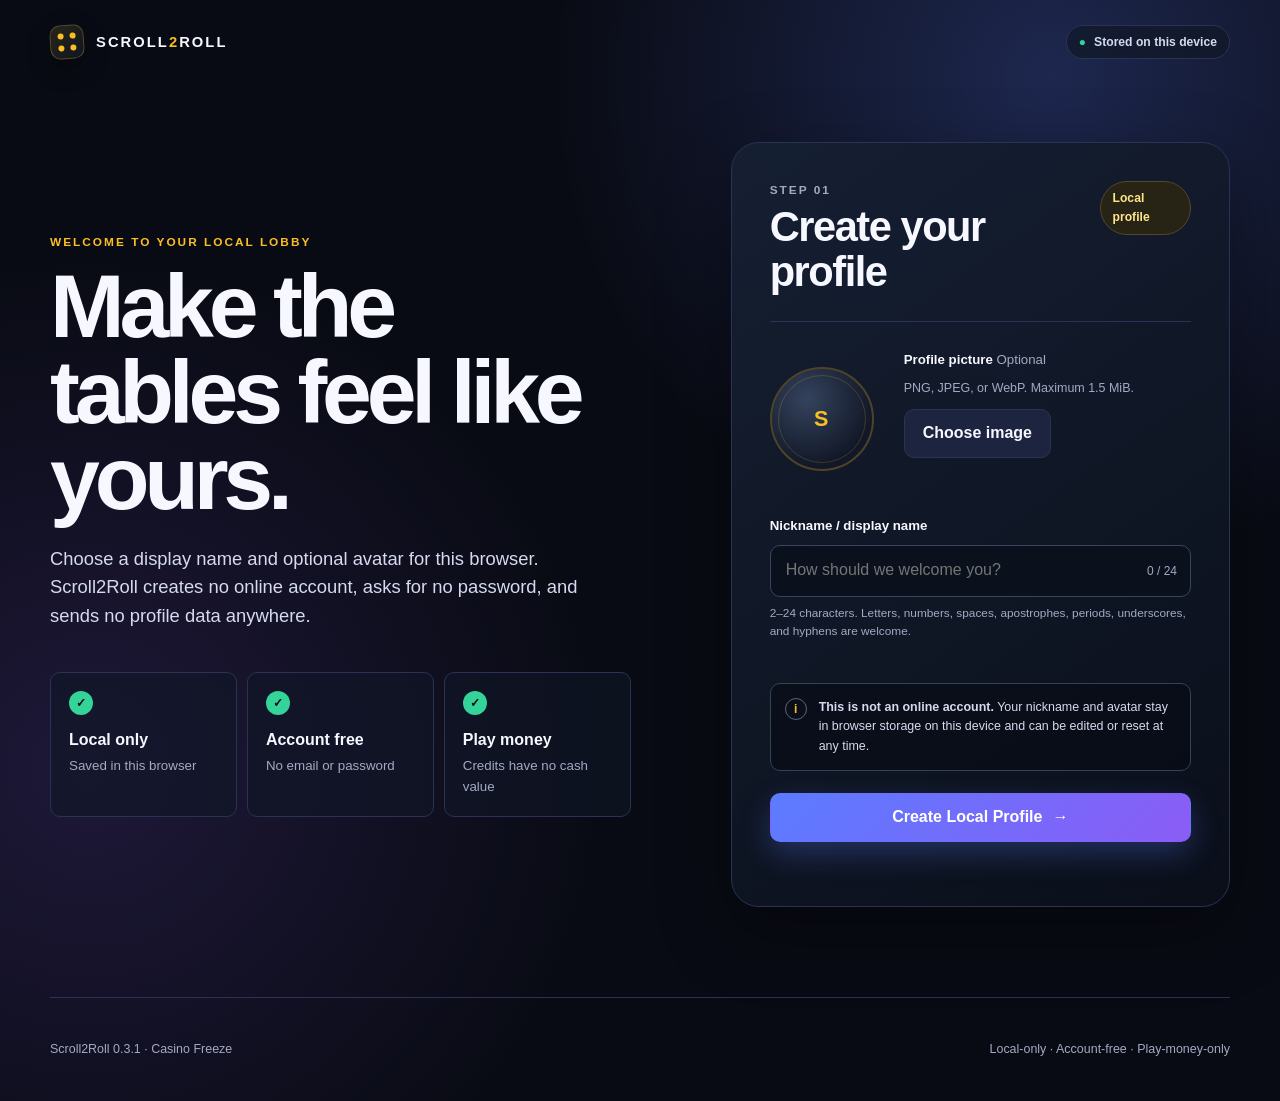
<file: website/index.html>
<!doctype html>
<html lang="en" data-page="profile">
<head>
  <meta charset="utf-8">
  <meta name="viewport" content="width=device-width, initial-scale=1">
  <meta name="description" content="Create a private, local-only Scroll2Roll display profile before exploring the Windows game catalog.">
  <meta name="color-scheme" content="dark">
  <title>Create your local profile | Scroll2Roll</title>
  <link rel="stylesheet" href="styles.css">
  <script src="app.js" defer></script>
</head>
<body class="profile-page">
  <a class="skip-link" href="#main-content">Skip to content</a>
  <header class="site-header shell" aria-label="Site header">
    <a class="brand" href="index.html" aria-label="Scroll2Roll profile">
      <span class="brand-mark" aria-hidden="true"><i></i><i></i></span>
      <span>SCROLL<span>2</span>ROLL</span>
    </a>
    <div class="privacy-chip"><span aria-hidden="true">●</span> Stored on this device</div>
  </header>

  <main id="main-content" class="profile-shell shell">
    <section class="profile-intro" aria-labelledby="profile-title">
      <p class="eyebrow">Welcome to your local lobby</p>
      <h1 id="profile-title">Make the tables feel like yours.</h1>
      <p class="lede">Choose a display name and optional avatar for this browser. Scroll2Roll creates no online account, asks for no password, and sends no profile data anywhere.</p>
      <ul class="trust-list" aria-label="Profile privacy summary">
        <li><span aria-hidden="true">✓</span><strong>Local only</strong><small>Saved in this browser</small></li>
        <li><span aria-hidden="true">✓</span><strong>Account free</strong><small>No email or password</small></li>
        <li><span aria-hidden="true">✓</span><strong>Play money</strong><small>Credits have no cash value</small></li>
      </ul>
    </section>

    <section class="profile-card" aria-labelledby="form-title">
      <div class="profile-card-heading">
        <div>
          <p class="step-label">Step 01</p>
          <h2 id="form-title">Create your profile</h2>
        </div>
        <span class="local-badge">Local profile</span>
      </div>

      <form id="profile-form" novalidate>
        <div class="avatar-editor">
          <div class="avatar-preview avatar-preview-large" data-avatar-preview aria-label="Avatar preview">
            <img data-avatar-image alt="Selected profile picture preview" hidden>
            <span data-avatar-fallback aria-hidden="true">S2</span>
          </div>
          <div class="avatar-copy">
            <label class="field-label" for="avatar-input">Profile picture <span>Optional</span></label>
            <p>PNG, JPEG, or WebP. Maximum 1.5 MiB.</p>
            <div class="avatar-actions">
              <label class="button button-secondary file-button" for="avatar-input"><span data-avatar-action>Choose image</span></label>
              <input id="avatar-input" name="avatar" type="file" accept="image/png,image/jpeg,image/webp">
              <button class="text-button danger-text" id="remove-avatar" type="button" hidden>Remove</button>
            </div>
            <p class="field-message" id="avatar-error" role="alert"></p>
          </div>
        </div>

        <div class="field-group">
          <label class="field-label" for="nickname">Nickname / display name</label>
          <div class="input-wrap">
            <input id="nickname" name="nickname" type="text" minlength="2" maxlength="24" autocomplete="nickname" required aria-describedby="nickname-hint nickname-error" placeholder="How should we welcome you?">
            <span id="name-count" aria-hidden="true">0 / 24</span>
          </div>
          <p id="nickname-hint" class="field-hint">2–24 characters. Letters, numbers, spaces, apostrophes, periods, underscores, and hyphens are welcome.</p>
          <p class="field-message" id="nickname-error" role="alert"></p>
        </div>

        <div class="profile-note">
          <span class="note-icon" aria-hidden="true">i</span>
          <p><strong>This is not an online account.</strong> Your nickname and avatar stay in browser storage on this device and can be edited or reset at any time.</p>
        </div>

        <button class="button button-primary button-full" id="profile-submit" type="submit">Create Local Profile <span aria-hidden="true">→</span></button>
        <button class="button button-quiet button-full" id="continue-profile" type="button" hidden>Continue to Play</button>
        <button class="text-button reset-profile" type="button" data-reset-profile hidden>Reset local profile</button>
        <p id="profile-status" class="form-status" aria-live="polite"></p>
      </form>
      <noscript><p class="noscript">JavaScript is required only to save this local browser profile. The Windows application itself remains native and account-free.</p></noscript>
    </section>
  </main>

  <footer class="site-footer shell">
    <span>Scroll2Roll 0.3.1 · Casino Freeze</span>
    <span>Local-only · Account-free · Play-money-only</span>
  </footer>
</body>
</html>
</file>
<file: website/styles.css>
:root {
  color-scheme: dark;
  --bg: #090b14;
  --bg-deep: #050711;
  --panel: #151a2d;
  --panel-soft: #1d2440;
  --panel-hover: #252f52;
  --blue: #5b7cff;
  --violet: #8b5cf6;
  --cyan: #22d3ee;
  --gold: #fbbf24;
  --gold-soft: #fde68a;
  --green: #34d399;
  --red: #fb7185;
  --text: #f7f8ff;
  --muted: #a2aac4;
  --muted-light: #d5daf0;
  --border: #2a3354;
  --focus: #22d3ee;
  --radius-sm: 10px;
  --radius: 18px;
  --radius-lg: 28px;
  --shadow: 0 24px 70px rgba(0, 0, 0, .36);
  --shell: 1180px;
  --ease: 180ms ease;
}

* { box-sizing: border-box; }
[hidden] { display: none !important; }
html { scroll-behavior: smooth; }
body {
  min-height: 100vh;
  margin: 0;
  color: var(--text);
  background:
    radial-gradient(circle at 82% 7%, rgba(91, 124, 255, .25), transparent 31rem),
    radial-gradient(circle at 7% 70%, rgba(139, 92, 246, .16), transparent 32rem),
    var(--bg);
  font-family: Inter, "Segoe UI", Arial, sans-serif;
  line-height: 1.55;
}
body::before {
  position: fixed;
  inset: 0;
  z-index: -1;
  content: "";
  opacity: .16;
  pointer-events: none;
  background-image: linear-gradient(rgba(255,255,255,.028) 1px, transparent 1px), linear-gradient(90deg, rgba(255,255,255,.028) 1px, transparent 1px);
  background-size: 64px 64px;
  mask-image: linear-gradient(to bottom, black, transparent 88%);
}

button, input { font: inherit; }
button, a { -webkit-tap-highlight-color: transparent; }
a { color: inherit; }
img, svg { display: block; max-width: 100%; }
code { color: var(--gold-soft); overflow-wrap: anywhere; }

.shell { width: min(var(--shell), calc(100% - 40px)); margin-inline: auto; }
.skip-link { position: fixed; top: 10px; left: 10px; z-index: 100; padding: 10px 14px; color: var(--bg); background: var(--focus); transform: translateY(-160%); }
.skip-link:focus { transform: translateY(0); }
:focus-visible { outline: 3px solid var(--focus); outline-offset: 3px; }

.site-header { min-height: 84px; display: flex; align-items: center; justify-content: space-between; gap: 24px; }
.brand { display: inline-flex; align-items: center; gap: 12px; font-size: .92rem; font-weight: 900; letter-spacing: .14em; text-decoration: none; }
.brand > span:last-child span { color: var(--gold); }
.brand-mark { width: 34px; height: 34px; display: grid; place-items: center; position: relative; border: 1px solid #534c2f; border-radius: 10px; background: linear-gradient(145deg, #282519, #101521); transform: rotate(-4deg); box-shadow: 0 9px 24px rgba(0,0,0,.32); }
.brand-mark::before, .brand-mark::after, .brand-mark i { position: absolute; width: 6px; height: 6px; content: ""; border-radius: 50%; background: var(--gold); }
.brand-mark::before { left: 7px; top: 7px; }
.brand-mark::after { right: 7px; bottom: 7px; }
.brand-mark i:first-child { right: 7px; top: 7px; }
.brand-mark i:last-child { left: 7px; bottom: 7px; }

.privacy-chip, .local-badge, .status-badge, .platform-badge { display: inline-flex; align-items: center; gap: 8px; border: 1px solid var(--border); border-radius: 999px; padding: 7px 12px; color: var(--muted-light); background: rgba(17,24,39,.72); font-size: .76rem; font-weight: 750; }
.privacy-chip span { color: var(--green); font-size: .75rem; }

.profile-shell { min-height: calc(100vh - 188px); display: grid; grid-template-columns: 1fr .86fr; align-items: center; gap: clamp(42px, 8vw, 100px); padding-block: 58px 90px; }
.profile-intro { max-width: 620px; }
.eyebrow, .step-label { margin: 0 0 12px; color: var(--gold); font-size: .74rem; font-weight: 850; letter-spacing: .17em; text-transform: uppercase; }
h1, h2, h3, p { margin-top: 0; }
h1 { margin-bottom: 24px; font-size: clamp(3.1rem, 7vw, 6.2rem); line-height: .96; letter-spacing: -.058em; }
h2 { margin-bottom: 12px; font-size: clamp(1.8rem, 4vw, 2.6rem); line-height: 1.08; letter-spacing: -.035em; }
h3 { margin-bottom: 8px; line-height: 1.2; }
.lede { color: var(--muted-light); font-size: clamp(1rem, 2vw, 1.15rem); }
.trust-list { display: grid; grid-template-columns: repeat(3, 1fr); gap: 10px; margin: 42px 0 0; padding: 0; list-style: none; }
.trust-list li { min-height: 112px; padding: 18px; border: 1px solid var(--border); border-radius: var(--radius-sm); background: rgba(17,24,39,.62); }
.trust-list li > span { display: grid; width: 24px; height: 24px; margin-bottom: 13px; place-items: center; border-radius: 50%; color: var(--bg); background: var(--green); font-size: .78rem; font-weight: 900; }
.trust-list strong, .trust-list small { display: block; }
.trust-list small { margin-top: 3px; color: var(--muted); }

.profile-card { padding: clamp(24px, 4vw, 38px); border: 1px solid var(--border); border-radius: var(--radius-lg); background: linear-gradient(145deg, rgba(22,32,51,.98), rgba(10,15,26,.98)); box-shadow: var(--shadow); }
.profile-card-heading { display: flex; align-items: flex-start; justify-content: space-between; gap: 20px; padding-bottom: 26px; border-bottom: 1px solid var(--border); }
.profile-card-heading h2 { margin: 0; }
.step-label { color: var(--muted); margin-bottom: 6px; }
.local-badge { color: var(--gold-soft); border-color: #51482b; background: #272315; }
.avatar-editor { display: grid; grid-template-columns: 112px 1fr; gap: 22px; align-items: center; padding-block: 28px; }
.avatar-preview { position: relative; overflow: hidden; display: grid; flex: 0 0 auto; place-items: center; border: 2px solid #4c4329; border-radius: 50%; color: var(--gold); background: radial-gradient(circle at 35% 30%, #34435d, #121827 70%); font-weight: 900; letter-spacing: .04em; }
.avatar-preview::after { position: absolute; inset: 6px; content: ""; border: 1px solid rgba(245,197,66,.18); border-radius: inherit; pointer-events: none; }
.avatar-preview img { width: 100%; height: 100%; object-fit: cover; }
.avatar-preview-large { width: 104px; height: 104px; font-size: 1.35rem; }
.avatar-copy p { margin: 5px 0 11px; color: var(--muted); font-size: .78rem; }
.field-label { display: block; margin-bottom: 8px; color: var(--text); font-size: .83rem; font-weight: 800; }
.field-label span { color: var(--muted); font-weight: 500; }
.avatar-actions { display: flex; align-items: center; gap: 14px; }
#avatar-input { position: absolute; width: 1px; height: 1px; overflow: hidden; clip: rect(0 0 0 0); clip-path: inset(50%); white-space: nowrap; }
.file-button { cursor: pointer; }
.field-group { margin-bottom: 22px; }
.input-wrap { position: relative; }
.input-wrap input { width: 100%; min-height: 52px; padding: 12px 86px 12px 15px; border: 1px solid #38465c; border-radius: var(--radius-sm); color: var(--text); background: #0a101c; transition: border-color var(--ease), box-shadow var(--ease); }
.input-wrap input:hover { border-color: #566782; }
.input-wrap input:focus { border-color: var(--focus); box-shadow: 0 0 0 3px rgba(125,211,252,.12); outline: none; }
.input-wrap input[aria-invalid="true"] { border-color: var(--red); }
.input-wrap span { position: absolute; right: 14px; top: 50%; color: var(--muted); font-size: .75rem; transform: translateY(-50%); }
.field-hint, .field-message { margin: 7px 0 0; font-size: .74rem; }
.field-hint { color: var(--muted); }
.field-message { min-height: 1.15em; color: #fca5a5; }
.profile-note { display: flex; gap: 12px; margin: 22px 0; padding: 14px; border: 1px solid #364154; border-radius: var(--radius-sm); background: rgba(8,11,20,.62); }
.profile-note p { margin: 0; color: var(--muted-light); font-size: .78rem; }
.note-icon { display: grid; width: 22px; height: 22px; flex: 0 0 auto; place-items: center; border: 1px solid #596579; border-radius: 50%; color: var(--gold); font-size: .75rem; font-weight: 900; }

.button { min-height: 46px; display: inline-flex; align-items: center; justify-content: center; gap: 10px; padding: 11px 18px; border: 1px solid transparent; border-radius: var(--radius-sm); font-weight: 850; text-decoration: none; cursor: pointer; transition: transform var(--ease), border-color var(--ease), background var(--ease); }
.button:hover { transform: translateY(-2px); }
.button-primary { color: #fff; background: linear-gradient(135deg, var(--blue), var(--violet)); box-shadow: 0 12px 30px rgba(91,124,255,.28); }
.button-secondary { color: var(--text); border-color: var(--border); background: var(--panel-soft); }
.button-quiet { color: var(--muted-light); border-color: var(--border); background: transparent; }
.button-full { width: 100%; }
.button-full + .button-full { margin-top: 10px; }
.button-disabled { cursor: not-allowed; filter: saturate(.55); opacity: .72; }
.button-disabled:hover { transform: none; }
.text-button { padding: 3px 0; border: 0; color: var(--gold-soft); background: transparent; cursor: pointer; font-weight: 750; }
.danger-text { color: #fca5a5; }
.reset-profile { display: block; margin: 15px auto 0; color: var(--muted); font-size: .78rem; }
.form-status { min-height: 1.3em; margin: 10px 0 0; color: var(--green); text-align: center; font-size: .78rem; }
.noscript { margin: 15px 0 0; padding: 12px; color: #fecaca; border: 1px solid #7f1d1d; }

.site-footer { min-height: 104px; display: flex; align-items: center; justify-content: space-between; gap: 20px; border-top: 1px solid var(--border); color: var(--muted); font-size: .78rem; }

/* Authenticated shell */
.app-header { position: sticky; top: 0; z-index: 20; width: 100%; border-bottom: 1px solid rgba(41,50,65,.82); background: rgba(8,11,20,.91); backdrop-filter: blur(18px); }
.app-header-inner { min-height: 76px; display: flex; align-items: center; gap: 38px; }
.primary-nav { display: flex; align-items: center; gap: 8px; margin-left: auto; }
.primary-nav a { padding: 9px 13px; border-radius: 8px; color: var(--muted-light); text-decoration: none; font-size: .88rem; font-weight: 750; }
.primary-nav a:hover, .primary-nav a[aria-current="page"] { color: var(--text); background: var(--panel-soft); }
.primary-nav a[aria-current="page"] { box-shadow: inset 0 -2px var(--gold); }
.header-profile { display: flex; align-items: center; gap: 10px; padding-left: 18px; border-left: 1px solid var(--border); }
.header-avatar { width: 38px; height: 38px; font-size: .68rem; }
.profile-name { max-width: 140px; overflow: hidden; color: var(--text); font-size: .84rem; font-weight: 800; text-overflow: ellipsis; white-space: nowrap; }
.profile-link { color: var(--muted); font-size: .7rem; text-decoration: none; }
.profile-link:hover { color: var(--gold); }
.reset-header { padding: 7px 10px; border: 1px solid transparent; border-radius: 8px; color: var(--muted); background: transparent; cursor: pointer; }
.reset-header:hover { color: #fecaca; border-color: #7f1d1d; }

.catalog-main { padding-bottom: 80px; }
.catalog-hero { min-height: 390px; display: grid; grid-template-columns: 1.15fr .85fr; align-items: center; gap: 54px; padding-block: 72px 54px; }
.catalog-hero h1 { max-width: 770px; font-size: clamp(3rem, 7vw, 5.7rem); }
.hero-actions { display: flex; flex-wrap: wrap; gap: 12px; margin-top: 28px; }
.hero-disclosure { display: flex; gap: 12px; align-items: flex-start; margin-top: 18px; color: var(--muted); font-size: .78rem; }
.hero-disclosure span { color: var(--green); }
.hero-preview { position: relative; margin: 0 0 34px; padding: 10px; border: 1px solid #405083; border-radius: var(--radius-lg); background: linear-gradient(145deg, #202a4c, #0d1120); box-shadow: var(--shadow); }
.hero-preview img { height: auto; }
.hero-preview > img:first-child { width: 100%; border-radius: 18px; box-shadow: 0 16px 38px rgba(0,0,0,.38); }
.hero-preview-light { position: absolute; right: -22px; bottom: -24px; width: 46%; border: 5px solid #fff; border-radius: 13px; box-shadow: 0 14px 34px rgba(0,0,0,.4); }
.hero-preview figcaption { position: absolute; left: 22px; right: 42%; bottom: 20px; padding: 8px 11px; border: 1px solid rgba(255,255,255,.16); border-radius: 9px; color: var(--muted-light); background: rgba(9,11,20,.88); font-size: .7rem; backdrop-filter: blur(9px); }
.hero-preview figcaption strong { color: var(--text); }

.section-heading { display: flex; justify-content: space-between; gap: 28px; align-items: end; margin-bottom: 24px; }
.section-heading h2 { margin-bottom: 0; }
.section-heading p { max-width: 560px; margin-bottom: 4px; color: var(--muted); }
.game-grid { display: grid; grid-template-columns: repeat(2, 1fr); gap: 18px; }
.game-card { min-height: 430px; display: grid; grid-template-rows: auto 1fr; overflow: hidden; border: 1px solid var(--border); border-radius: var(--radius); background: linear-gradient(145deg, rgba(29,36,64,.96), rgba(11,16,30,.98)); box-shadow: 0 14px 34px rgba(0,0,0,.2); transition: transform var(--ease), border-color var(--ease); }
.game-card:hover { border-color: #5b6da8; transform: translateY(-3px); }
.game-art { position: relative; overflow: hidden; aspect-ratio: 16 / 9; border-bottom: 1px solid var(--border); background: radial-gradient(circle at 50% 40%, var(--art-glow), transparent 67%), linear-gradient(145deg, var(--art-a), var(--art-b)); }
.game-art::after { position: absolute; inset: 0; content: ""; box-shadow: inset 0 -28px 45px rgba(7,9,18,.36); pointer-events: none; }
.game-art svg { display: none; }
.game-capture { width: 100%; height: 100%; object-fit: cover; }
.art-blackjack { --art-a:#312517; --art-b:#0d1320; --art-glow:rgba(245,197,66,.31); }
.art-roulette { --art-a:#24151b; --art-b:#0d1320; --art-glow:rgba(239,68,68,.23); }
.art-plinko { --art-a:#102637; --art-b:#0c1320; --art-glow:rgba(125,211,252,.23); }
.art-coop { --art-a:#263018; --art-b:#0d1420; --art-glow:rgba(245,197,66,.2); }
.art-crossing { --art-a:#111d39; --art-b:#080e19; --art-glow:rgba(59,130,246,.24); }
.art-holdem { --art-a:#10291f; --art-b:#0a1313; --art-glow:rgba(16,185,129,.23); }
.art-mines { --art-a:#10273a; --art-b:#0a111e; --art-glow:rgba(16,185,129,.25); }
.art-dice { --art-a:#112742; --art-b:#090f1c; --art-glow:rgba(125,211,252,.26); }
.art-hilo { --art-a:#2a1d2c; --art-b:#0c111c; --art-glow:rgba(239,68,68,.18); }
.art-crash { --art-a:#102820; --art-b:#090f18; --art-glow:rgba(16,185,129,.25); }
.art-slots { --art-a:#302318; --art-b:#0c101a; --art-glow:rgba(245,197,66,.28); }
.game-content { display: flex; flex-direction: column; padding: 24px; }
.game-meta { display: flex; justify-content: space-between; gap: 12px; color: var(--muted); font-size: .68rem; font-weight: 800; letter-spacing: .1em; text-transform: uppercase; }
.status-badge { padding: 4px 8px; color: #a7f3d0; border-color: #175843; background: #0c2b23; letter-spacing: normal; text-transform: none; }
.game-content h3 { margin: 20px 0 9px; font-size: clamp(1.4rem, 3vw, 1.8rem); }
.game-content p { color: var(--muted-light); font-size: .86rem; }
.game-action { margin-top: auto; display: inline-flex; align-items: center; gap: 8px; color: var(--gold); font-size: .82rem; font-weight: 850; text-decoration: none; }
.game-action:hover { color: var(--gold-soft); }

.catalog-callout { margin-top: 26px; display: grid; grid-template-columns: 1fr auto; align-items: center; gap: 28px; padding: 26px; border: 1px solid #3b4d84; border-radius: var(--radius); background: linear-gradient(100deg, rgba(91,124,255,.13), rgba(139,92,246,.08), #101426); }
.catalog-callout p { margin: 4px 0 0; color: var(--muted-light); }

/* Download */
.download-main { padding: 64px 0 90px; }
.download-hero { display: grid; grid-template-columns: 1fr 390px; gap: 54px; align-items: start; }
.download-hero h1 { max-width: 760px; font-size: clamp(3rem, 7vw, 5.4rem); }
.download-summary { max-width: 680px; color: var(--muted-light); font-size: 1.05rem; }
.package-card { position: sticky; top: 104px; padding: 28px; border: 1px solid #51482b; border-radius: var(--radius-lg); background: linear-gradient(145deg, #211f16, #101722); box-shadow: var(--shadow); }
.package-icon { width: 60px; height: 60px; display: grid; margin-bottom: 26px; place-items: center; border: 1px solid #65592f; border-radius: 16px; color: var(--gold); background: #2c2818; font-size: 1.6rem; font-weight: 900; }
.package-card h2 { font-size: 1.65rem; }
.package-card dl { display: grid; grid-template-columns: 96px 1fr; gap: 9px 14px; margin: 22px 0; font-size: .8rem; }
.package-card dt { color: var(--muted); }
.package-card dd { margin: 0; color: var(--muted-light); overflow-wrap: anywhere; }
.package-card .button { margin-top: 8px; }
.package-card small { display: block; margin-top: 12px; color: var(--muted); }
.download-sections { max-width: 760px; margin-top: 70px; }
.info-section { padding: 38px 0; border-top: 1px solid var(--border); }
.info-section h2 { font-size: clamp(1.8rem, 4vw, 2.45rem); }
.steps { display: grid; gap: 12px; padding: 0; list-style: none; counter-reset: install; }
.steps li { position: relative; min-height: 68px; padding: 13px 16px 13px 66px; border: 1px solid var(--border); border-radius: var(--radius-sm); color: var(--muted-light); background: rgba(17,24,39,.64); counter-increment: install; }
.steps li::before { position: absolute; left: 16px; top: 14px; width: 36px; height: 36px; display: grid; content: counter(install, decimal-leading-zero); place-items: center; border-radius: 50%; color: var(--bg); background: var(--gold); font-size: .75rem; font-weight: 900; }
.requirements-grid { display: grid; grid-template-columns: repeat(2, 1fr); gap: 12px; }
.requirement { padding: 18px; border: 1px solid var(--border); border-radius: var(--radius-sm); background: var(--panel); }
.requirement strong, .requirement span { display: block; }
.requirement span { margin-top: 4px; color: var(--muted); font-size: .8rem; }
.warning-box { padding: 20px; border: 1px solid #7c4b24; border-radius: var(--radius-sm); background: rgba(95,53,22,.22); }
.warning-box strong { color: #fed7aa; }
.warning-box p { margin: 8px 0 0; color: var(--muted-light); }
.hash-box { padding: 16px; border: 1px solid var(--border); border-radius: var(--radius-sm); background: #070b13; }
.hash-box code { display: block; font-size: .78rem; word-break: break-all; }
.troubleshooting-list { display: grid; gap: 10px; padding: 0; list-style: none; }
.troubleshooting-list details { border: 1px solid var(--border); border-radius: var(--radius-sm); background: var(--panel); }
.troubleshooting-list summary { padding: 15px 17px; cursor: pointer; font-weight: 800; }
.troubleshooting-list p { padding: 0 17px 17px; margin: 0; color: var(--muted-light); }

@media (max-width: 960px) {
  .profile-shell, .catalog-hero, .download-hero { grid-template-columns: 1fr; }
  .profile-intro { max-width: 760px; }
  .profile-shell { padding-top: 34px; }
  .trust-list { max-width: 650px; }
  .hero-preview { max-width: 760px; }
  .download-hero { gap: 22px; }
  .package-card { position: static; grid-row: 2; }
  .download-sections { margin-top: 46px; }
}

@media (max-width: 760px) {
  .shell { width: min(100% - 28px, var(--shell)); }
  .site-header { min-height: 72px; }
  .privacy-chip { display: none; }
  .app-header-inner { min-height: 70px; gap: 12px; flex-wrap: wrap; padding-block: 10px; }
  .app-header .brand { flex: 1; }
  .primary-nav { order: 3; width: 100%; }
  .primary-nav a { flex: 1; text-align: center; }
  .header-profile { border-left: 0; padding-left: 0; }
  .profile-name, .profile-link, .reset-header { display: none; }
  .profile-shell { min-height: auto; }
  .trust-list { grid-template-columns: 1fr; }
  .trust-list li { min-height: 0; display: grid; grid-template-columns: 28px 1fr; column-gap: 10px; }
  .trust-list li > span { grid-row: 1 / 3; margin: 0; }
  .avatar-editor { grid-template-columns: 82px 1fr; }
  .avatar-preview-large { width: 78px; height: 78px; }
  .profile-card-heading { display: block; }
  .local-badge { margin-top: 10px; }
  .site-footer { display: block; padding: 26px 0; }
  .site-footer span { display: block; margin: 4px 0; }
  .catalog-hero { min-height: auto; padding-block: 48px 34px; }
  .section-heading { display: block; }
  .game-grid { grid-template-columns: 1fr; }
  .game-card { min-height: 420px; }
  .catalog-callout { grid-template-columns: 1fr; }
  .requirements-grid { grid-template-columns: 1fr; }
}

@media (max-width: 520px) {
  h1 { font-size: 2.85rem; }
  .avatar-editor { align-items: start; }
  .avatar-actions { align-items: flex-start; flex-direction: column; gap: 6px; }
  .hero-preview { margin-bottom: 48px; }
  .hero-preview-light { right: -5px; bottom: -30px; width: 48%; border-width: 3px; }
  .hero-preview figcaption { left: 16px; right: 46%; bottom: 12px; font-size: .62rem; }
  .game-card { min-height: 400px; }
  .package-card { padding: 22px; }
}

@media (prefers-reduced-motion: reduce) {
  *, *::before, *::after { scroll-behavior: auto !important; transition-duration: .01ms !important; animation-duration: .01ms !important; animation-iteration-count: 1 !important; }
}
</file>
